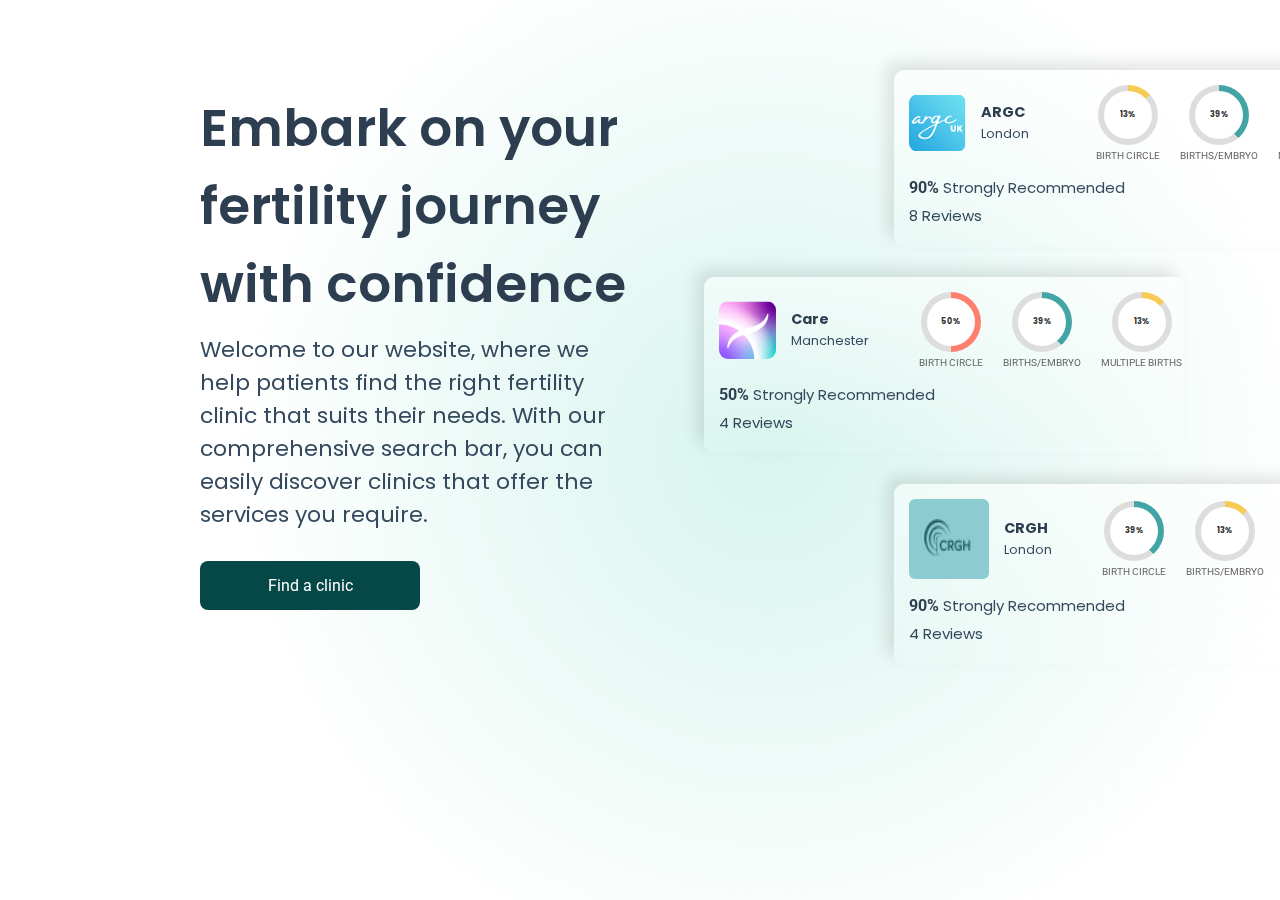
<file: Task 1/index.html>
<!DOCTYPE html>
<html lang="en">
<head>
  <meta charset="UTF-8">
  <meta name="viewport" content="width=device-width, initial-scale=1.0">
  <title>Fertility Clinics</title>
  <link rel="stylesheet" href="styles.css">
  <link rel="preconnect" href="https://fonts.googleapis.com">
<link rel="preconnect" href="https://fonts.gstatic.com" crossorigin>
<link href="https://fonts.googleapis.com/css2?family=Albert+Sans:ital,wght@0,100..900;1,100..900&family=Figtree:ital,wght@0,300..900;1,300..900&family=Inter+Tight:ital,wght@0,100..900;1,100..900&family=Montserrat:ital,wght@0,100..900;1,100..900&family=Poppins:ital,wght@0,100;0,200;0,300;0,400;0,500;0,600;0,700;0,800;0,900;1,100;1,200;1,300;1,400;1,500;1,600;1,700;1,800;1,900&family=Roboto:ital,wght@0,100..900;1,100..900&display=swap" rel="stylesheet">
</head>
<body>
  <div class="gradient-background">
    <div class="container">
      <!-- Left Column -->
      <div class="left-column">
        <h1>Embark on your fertility journey with confidence</h1>
        <p>
          Welcome to our website, where we help patients find the right fertility clinic that suits their needs. With our comprehensive search bar, you can easily discover clinics that offer the services you require.
        </p>
        <button class="find-clinic-button">Find a clinic</button>
      </div>

      <!-- Right Column -->
      <div class="right-column">
        <!-- Card 1 -->
        <div class="card card1">
          <div class="card-content">
            <div class="card-left">
              <img src="argc.png" alt="ARGC Logo" class="card-image">
              <div class="card-details">
                <h3>ARGC</h3>
                <p>London</p>
              </div>
            </div>
            <div class="card-right">
                <div class="progress-wrapper">
                    <div class="progress-circle" data-progress="13" data-color="#F7CA55">
                      <span class="progress-value">13%</span>
                    </div>
                    <p class="progress-caption">BIRTH CIRCLE</p>
                  </div>
                  <div class="progress-wrapper">
                    <div class="progress-circle" data-progress="39" data-color="#42A4A4">
                      <span class="progress-value">39%</span>
                    </div>
                    <p class="progress-caption">BIRTHS/EMBRYO</p>
                  </div>
                  <div class="progress-wrapper">
                    <div class="progress-circle" data-progress="50" data-color="#FF7F6F">
                      <span class="progress-value">50%</span>
                    </div>
                    <p class="progress-caption">MULTIPLE BIRTHS</p>
                  </div>
                </div>
          </div>
          <div class="card-footer">
            <p><strong>90%</strong> Strongly Recommended</p>
            <p>8 Reviews</p>
          </div>
        </div>

        <!-- Card 2 -->
        <div class="card card2">
            <div class="card-content">
              <div class="card-left">
                <img src="care.png" alt="Clinic Logo" class="card-image">
                <div class="card-details">
                  <h3>Care</h3>
                  <p>Manchester</p>
                </div>
              </div>
              <div class="card-right">
                <div class="progress-wrapper">
                  <div class="progress-circle" data-progress="50" data-color="#FF7F6F">
                    <span class="progress-value">50%</span>
                  </div>
                  <p class="progress-caption">BIRTH CIRCLE</p>
                </div>
                <div class="progress-wrapper">
                  <div class="progress-circle" data-progress="39" data-color="#42A4A4">
                    <span class="progress-value">39%</span>
                  </div>
                  <p class="progress-caption">BIRTHS/EMBRYO</p>
                </div>
                <div class="progress-wrapper">
                  <div class="progress-circle" data-progress="13" data-color="#F7CA55">
                    <span class="progress-value">13%</span>
                  </div>
                  <p class="progress-caption">MULTIPLE BIRTHS</p>
                </div>
              </div>
            </div>
            <div class="card-footer">
              <p><strong>50%</strong> Strongly Recommended</p>
              <p>4 Reviews</p>
            </div>
          </div>
        
        <!-- Card 3 -->
        <div class="card card3">
            <div class="card-content">
              <div class="card-left">
                <div class="teal-box">
                  <img src="crgh.png" alt="CRGH Logo" class="teal-box-image">
                </div>
                <div class="card-details">
                  <h3>CRGH</h3>
                  <p>London</p>
                </div>
              </div>
              <div class="card-right">
                <div class="progress-wrapper">
                  <div class="progress-circle" data-progress="39" data-color="#42A4A4">
                    <span class="progress-value">39%</span>
                  </div>
                  <p class="progress-caption">BIRTH CIRCLE</p>
                </div>
                <div class="progress-wrapper">
                  <div class="progress-circle" data-progress="13" data-color="#F7CA55">
                    <span class="progress-value">13%</span>
                  </div>
                  <p class="progress-caption">BIRTHS/EMBRYO</p>
                </div>
                <div class="progress-wrapper">
                  <div class="progress-circle" data-progress="50" data-color="#FF7F6F">
                    <span class="progress-value">50%</span>
                  </div>
                  <p class="progress-caption">MULTIPLE BIRTHS</p>
                </div>
              </div>
            </div>
            <div class="card-footer">
              <p><strong>90%</strong> Strongly Recommended</p>
              <p>4 Reviews</p>
            </div>
          </div>
        </div>
      </div>
      <br>
      <br>
      <br>
      <br>


    </div>
    <script src="script.js"></script>
  </body>
  </html>
</file>
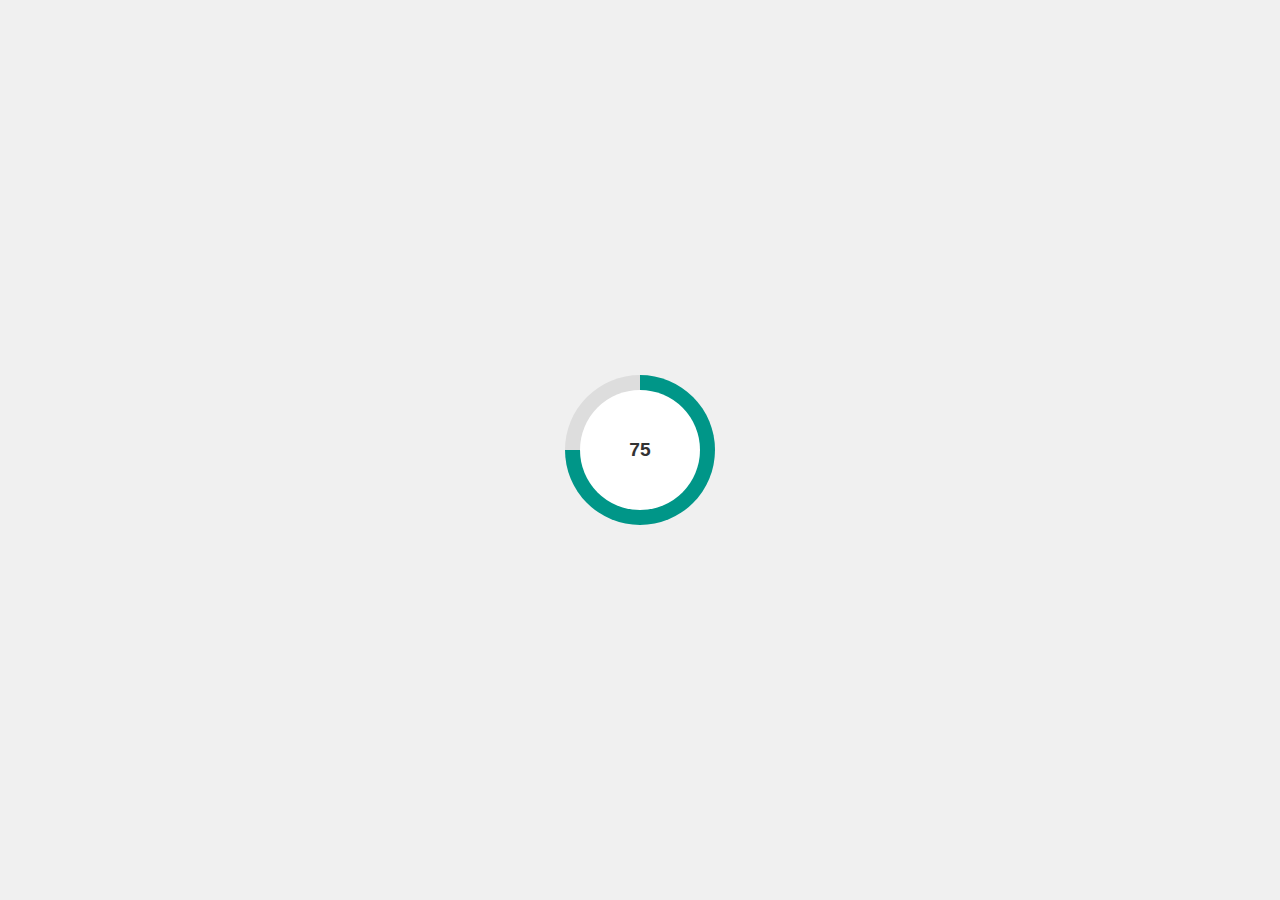
<file: Task 2/Task 2 Arc/index.html>
<!DOCTYPE html>
<html lang="en">
<head>
    <meta charset="UTF-8">
    <meta name="viewport" content="width=device-width, initial-scale=1.0">
    <title>Circular Progress Bar</title>
    <link rel="stylesheet" href="styles.css">
</head>
<body>
    <div id="progress-container">
        <div class="progress-circle" id="progress-circle">
            <span id="progress-value">75</span>
        </div>
    </div>

    <script src="script.js"></script>
</body>
</html>
</file>
<file: Task 1/styles.css>
/* General Styles */
body {
    margin: 0;
    font-family: 'Poppins', sans-serif;
    background: white;
    height: 100%; /* Ensures the gradient spans the entire viewport */

  }
  
.gradient-background {
  position: fixed; /* Make the background fixed to cover the entire viewport */
  top: 0;
  left: 0;
  width: 100vw; /* Full viewport width */
  height: 100vh; /* Full viewport height */
  background: radial-gradient(circle at 60% 50%, rgba(174, 234, 220, 0.5) 0%, transparent 60%);
  z-index: -1; /* Send the background to the back */
}
  
  .container {
    display: flex;
    gap: 100px;
    width: 80%; /* Set the width of the container */
    margin-left: 200px; /* Add margin to the left */
  }
  
  /* Left Column */
  .left-column {
    flex: 2;
    display: flex;
    flex-direction: column;
    justify-content: center;
    max-width: 800px;

  }
  
  .left-column h1 {
    font-size: 52px;
    font-weight: 600;
    color: #2c3e50;
    margin-bottom: 0px;
  }
  
  .left-column p {
    font-size: 22px;
    color: #34495e;
    line-height: 1.5;
    margin-top: 10px;
    margin-bottom: 30px;
  }
  
  .find-clinic-button {
    font-family: 'Roboto';
    background-color: #064848;
    color: white;
    padding: 15px 35px;
    border: none;
    border-radius: 8px;
    font-size: 1rem;
    cursor: pointer;
    width: 220px;
  }
  
  /* Right Column */
  .right-column {
    flex: 1.5;
    display: flex;
    flex-direction: column;
    margin-top: 70px;
    margin-left: 100 px;
    gap: 30px;
  }

  .card {
    width: 450px;
    height: auto;
    background: linear-gradient(to bottom, rgba(255,255, 255,0.5) 5%, rgba(255, 255, 255, 0)); /* Start blending from middle to transparent */
    border: none; /* No border */
    border-radius: 10px; /* Optional rounded corners */
    box-shadow: -8px -8px 15px rgba(0, 0, 0, 0.1);
    padding: 15px;
    display: flex;
    flex-direction: column;
  }
  
  /* Staggered Positions */
  .card1 {
    transform: translateX(150px);
  }
  
  .card2 {
    transform: translateX(-40px);
  }
  
  .card3 {
    transform: translateX(150px);
  }
  
  .card-image{
    border-radius: 9px;
  }

  /* Teal Box for Card 3 */
  .teal-box {
    width: 80px;
    height: 80px;
    background-color: #8CCCD1;
    border-radius: 6px;
    display: flex;
    justify-content: center;
    align-items: center;
    padding: 0px;
    margin: 0px;
  }
  
  .teal-box-image {
    width: 50px;
    height: 40px;
  }
  
  /* Card Content Layout */
  .card-content {
    display: flex;
    justify-content: space-between;
    align-items: center;
    gap: 50px; /* Added more space between left and right sections */
  }
  
  .card-left {
    display: flex;
    gap: 15px;
    align-items: center;
  }
  
  .card-details h3 {
    font-size: 0.9rem;
    margin: 0;
    color: #2c3e50;
  }
  
  .card-details p {
    font-size: 0.8rem;
    color: #34495e;
    margin: 2px 0;
  }
  
  /* Progress Bar */
  .card-right {
    display: flex;
    gap: 20px;
  }
/* Progress Wrapper */
.progress-wrapper {
    display: flex;
    flex-direction: column;
    align-items: center;
    gap: 5px;
  }
  
  /* Progress Circle */
  .progress-circle {
    width: 60px;
    height: 60px;
    border-radius: 50%;
    background: conic-gradient(#ddd 0deg, #ddd 0deg); /* Dynamically updated */
    display: flex;
    justify-content: center;
    align-items: center;
    position: relative;
  }
  
  .progress-circle span {
    position: absolute;
    font-size: 8px;
    color: #333;
    font-weight: bold;
  }
  
  .progress-circle::before {
    content: '';
    position: absolute;
    width: 80%;
    height: 80%;
    border-radius: 50%;
    background: white;
  }
  
  /* Progress Caption */
  .progress-caption {
    font-family: 'Roboto';
    font-size: 10px;
    color: #666;
    text-align: center;
    margin: 0;
    white-space: nowrap;     /* Prevents line breaks */
  }
  /* Footer */
  .card-footer {
    font-family: 'Roboto';
    margin-top: 10px;
  }
  
  .card-footer p {
    font-family: 'Poppins';
    margin: 5px 0;
    font-size: 15px;
    color: #34495e;
  }
  
  .card-footer strong {
    font-family: 'Roboto';
    font-size: 1rem;
    color: #2c3e50;
  }
</file>
<file: Task 2/Task 2 Arc/styles.css>
body {
    display: flex;
    flex-direction: column;
    justify-content: center;
    align-items: center;
    height: 100vh;
    background-color: #f0f0f0;
    margin: 0;
    font-family: Arial, sans-serif;
}

#progress-container {
    display: flex;
    flex-direction: column;
    align-items: center;
    width: 150px;
    height: 150px;
    position: relative;
}

.progress-circle {
    width: 100%;
    height: 100%;
    border-radius: 50%;
    background: conic-gradient(#009688 0deg, #ddd 0deg);
    display: flex;
    justify-content: center;
    align-items: center;
    position: relative;
}

.progress-circle span {
    position: absolute;
    font-size: 1.2em;
    color: #333;
    font-weight: bold;
}

.progress-circle::before {
    content: '';
    position: absolute;
    width: 80%;
    height: 80%;
    border-radius: 50%;
    background: white;
}
</file>
